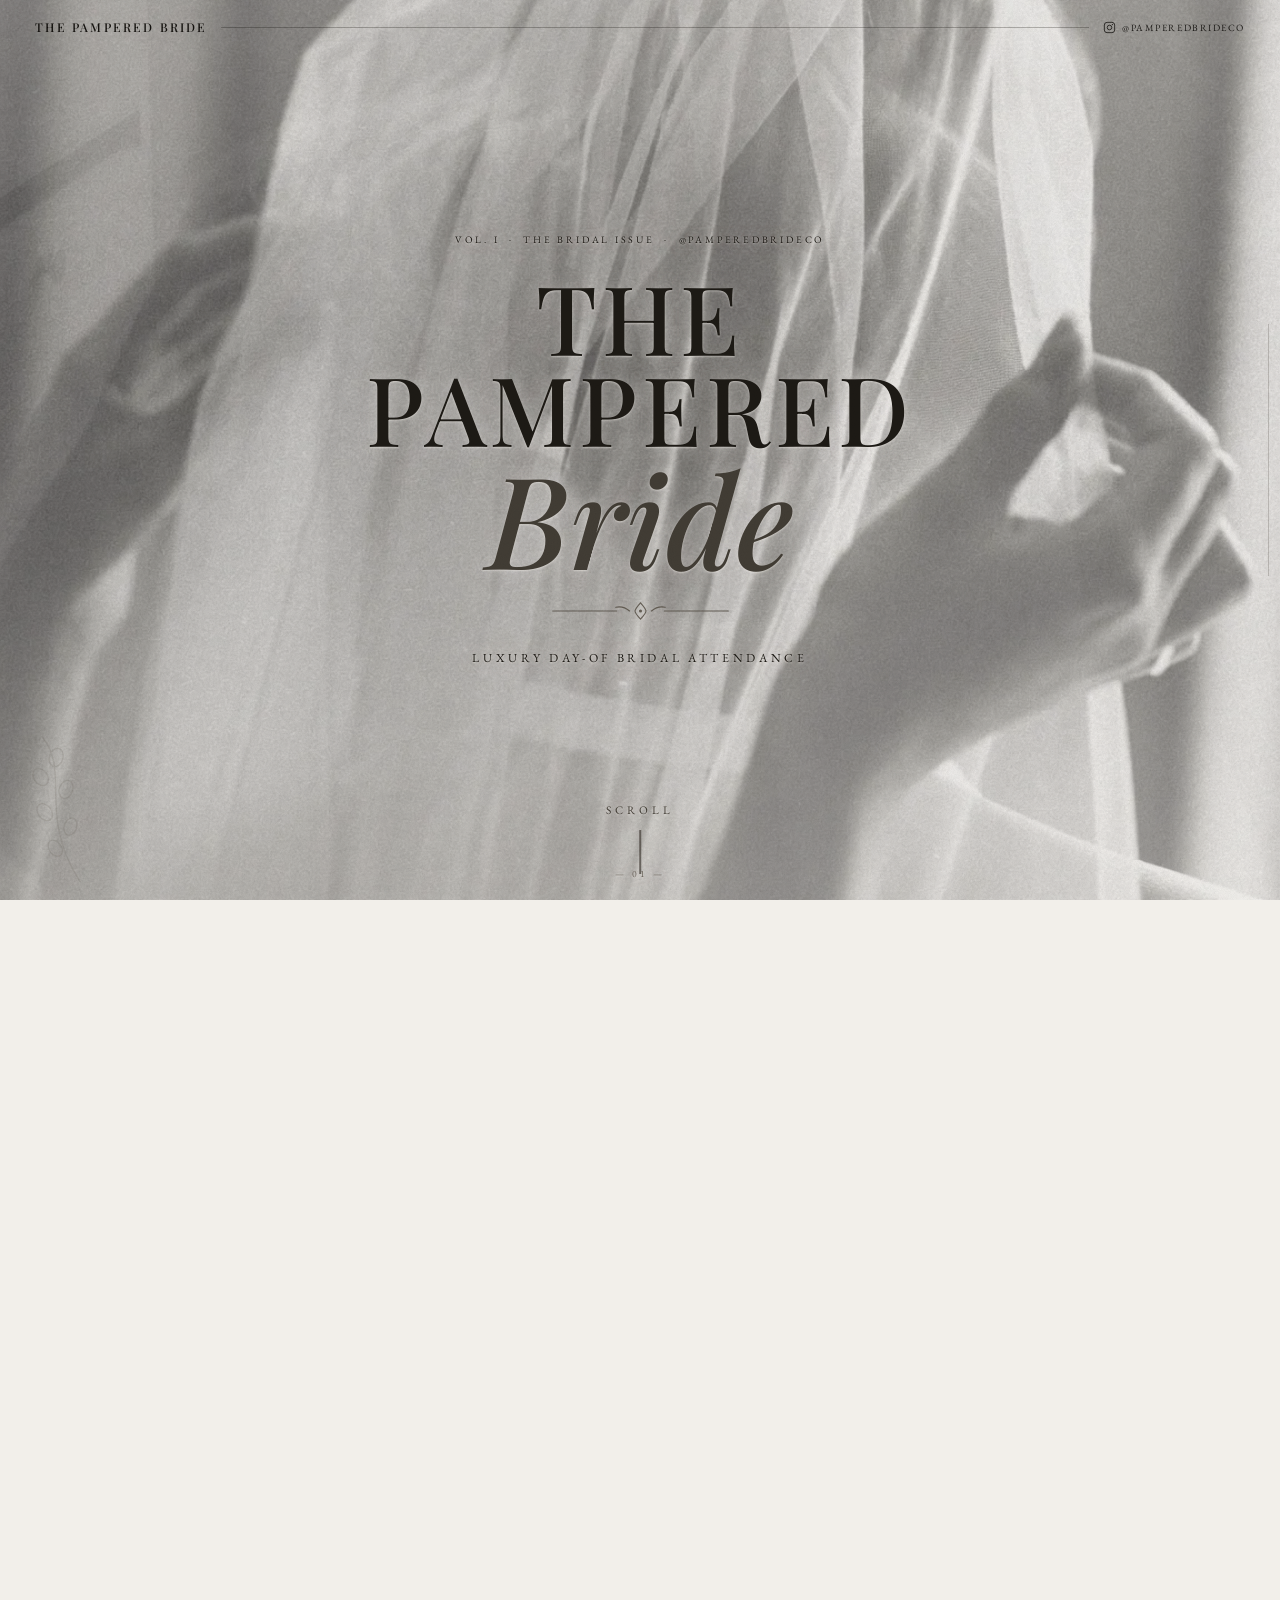
<file: index.html>
<!DOCTYPE html>
<html lang="en">
<head>
  <meta charset="UTF-8" />
  <meta name="viewport" content="width=device-width, initial-scale=1.0, viewport-fit=cover" />
  <meta name="theme-color" content="#eceae5" />
  <title>The Pampered Bride — Luxury Day-of Bridal Attendance</title>
  <meta name="description" content="The Pampered Bride — luxury day-of bridal attendance. A planner makes the wedding happen. We make certain the bride enjoys it." />
  <meta property="og:title" content="The Pampered Bride" />
  <meta property="og:description" content="Luxury day-of bridal attendance — the bride's whole day, scrubbed by scroll." />
  <meta property="og:type" content="website" />

  <link rel="preconnect" href="https://fonts.googleapis.com" />
  <link rel="preconnect" href="https://fonts.gstatic.com" crossorigin />
  <link href="https://fonts.googleapis.com/css2?family=Cormorant+Garamond:ital,wght@0,400;0,500;0,600;1,400&family=Playfair+Display:ital,wght@0,400;0,500;0,600;1,500&family=EB+Garamond:ital,wght@0,400;0,500;1,400&display=swap" rel="stylesheet" />
  <link rel="stylesheet" href="styles.css" />
</head>
<body>
  <!-- Elegant cream loading state until the film frames are ready -->
  <div class="loader" id="loader" aria-hidden="true">
    <div class="loader__inner">
      <p class="loader__issue">Vol. I &nbsp;·&nbsp; The Bridal Issue</p>
      <h1 class="loader__mast"><span>The Pampered</span><span class="loader__mast--em">Bride</span></h1>
      <div class="loader__bar"><span id="loaderFill"></span></div>
      <p class="loader__hint">Loading the film</p>
    </div>
  </div>

  <div class="grain" aria-hidden="true"></div>
  <div class="rail" aria-hidden="true"><span class="rail__fill" id="railFill"></span></div>

  <header class="topbar">
    <span class="topbar__name">The Pampered Bride</span>
    <span class="topbar__rule" aria-hidden="true"></span>
    <a class="topbar__ig" href="https://instagram.com/pamperedbrideco" target="_blank" rel="noopener" aria-label="Instagram @pamperedbrideco">
      <svg viewBox="0 0 24 24" width="13" height="13" aria-hidden="true"><rect x="2.5" y="2.5" width="19" height="19" rx="5" fill="none" stroke="currentColor" stroke-width="1.6"/><circle cx="12" cy="12" r="4.2" fill="none" stroke="currentColor" stroke-width="1.6"/><circle cx="17.4" cy="6.6" r="1.15" fill="currentColor"/></svg>
      <span>@pamperedbrideco</span>
    </a>
  </header>

  <!-- The film is the journey: fixed full-screen canvas + scrim + pinned text -->
  <div class="stage" id="stage">
    <canvas class="film" id="film"></canvas>
    <div class="scrim" id="scrim"></div>

    <div class="chapters" id="chapters">

      <!-- 01 · COVER -->
      <section class="chapter chapter--cover" data-range="0,0.14" id="ch-cover">
        <p class="issue">Vol. I &nbsp;·&nbsp; The Bridal Issue &nbsp;·&nbsp; @pamperedbrideco</p>
        <h2 class="masthead"><span class="masthead__line">The Pampered</span><span class="masthead__line masthead__line--em">Bride</span></h2>
        <div class="divider" aria-hidden="true"></div>
        <p class="cover__sub">Luxury Day-of Bridal Attendance</p>
        <span class="folio">— 01 —</span>
      </section>

      <!-- 02 · THE PHILOSOPHY -->
      <section class="chapter chapter--text" data-range="0.18,0.36" id="ch-philosophy">
        <p class="kicker">The Philosophy</p>
        <p class="lede dropcap">Every bride deserves to be wholly cared for. Not the vendors. Not the timeline. <em>Only her.</em></p>
        <span class="folio">— 02 —</span>
      </section>

      <!-- 03 · THE DIFFERENCE -->
      <section class="chapter chapter--text" data-range="0.40,0.58" id="ch-difference">
        <p class="kicker">The Difference</p>
        <blockquote class="pullquote">A planner makes the wedding happen. <em>We make certain the bride enjoys it.</em></blockquote>
        <span class="folio">— 03 —</span>
      </section>

      <!-- 04 · SERVICES -->
      <section class="chapter chapter--text" data-range="0.60,0.78" id="ch-services">
        <p class="kicker">Services</p>
        <ul class="svc">
          <li><span class="svc__n">01</span><span class="svc__t">Dress &amp; Bustle</span></li>
          <li><span class="svc__n">02</span><span class="svc__t">Emergency Kit &amp; Touch-ups</span></li>
          <li><span class="svc__n">03</span><span class="svc__t">Hydration, Meals &amp; Calm</span></li>
          <li><span class="svc__n">04</span><span class="svc__t">A Devoted Presence</span></li>
        </ul>
        <p class="svc__foot">First light to the last dance.</p>
        <span class="folio">— 04 —</span>
      </section>

      <!-- 05 · CLOSING SPREAD (fades up & stays over the held final frame) -->
      <section class="chapter chapter--closing" data-range="0.80,1" data-stay="1" id="ch-closing">
        <div class="closing__inner">
          <p class="kicker box" style="--i:0">The Collection</p>

          <div class="packages">
            <article class="pkg box" style="--i:1">
              <p class="pkg__name">Hourly Bridal Attendance</p>
              <p class="pkg__tag">Three-hour minimum</p>
              <div class="pkg__rule" aria-hidden="true"></div>
              <ul class="pkg__list">
                <li>Choose the hours you need</li>
                <li>Full service in every hour</li>
                <li>Emergency kit, repairs &amp; touch-ups</li>
                <li>Built around your timeline</li>
              </ul>
            </article>

            <article class="pkg box" style="--i:2">
              <p class="pkg__name">Half-Day Bridal Support</p>
              <p class="pkg__tag">Morning through photographs</p>
              <div class="pkg__rule" aria-hidden="true"></div>
              <ul class="pkg__list">
                <li>Getting-ready &amp; morning attendance</li>
                <li>Dress, veil &amp; bustle assistance</li>
                <li>Touch-ups through every photograph</li>
                <li>Emergency kit on hand throughout</li>
              </ul>
            </article>

            <article class="pkg pkg--signature box" style="--i:3">
              <span class="pkg__ribbon">Signature</span>
              <p class="pkg__name">All-Day Bridal Support</p>
              <p class="pkg__tag">First light to last dance</p>
              <div class="pkg__rule" aria-hidden="true"></div>
              <ul class="pkg__list">
                <li>Morning through the last dance</li>
                <li>Dressing, bustling &amp; wardrobe changes</li>
                <li>Snacks, hydration &amp; touch-ups</li>
                <li>A steady, calming presence all day</li>
              </ul>
            </article>
          </div>

          <div class="inquire box" style="--i:4">
            <p class="kicker">Inquire</p>
            <form class="capture" id="captureForm" action="https://api.web3forms.com/submit" method="POST" novalidate>
              <!-- Web3Forms: emails each inquiry to the address this access key
                   is registered to (should be bookings@thepamperedbrideco.com). -->
              <input type="hidden" name="access_key" value="29aaba6d-c57b-4bb4-864d-0d663953d798" />
              <input type="hidden" name="subject" value="New inquiry — The Pampered Bride" />
              <input type="hidden" name="from_name" value="The Pampered Bride website" />
              <input type="checkbox" name="botcheck" class="sr-only" tabindex="-1" autocomplete="off" aria-hidden="true" />
              <label class="sr-only" for="name">Name</label>
              <input class="capture__input" id="name" name="name" type="text" autocomplete="name" placeholder="Your name" required />
              <label class="sr-only" for="phone">Phone number</label>
              <input class="capture__input" id="phone" name="phone" type="tel" inputmode="tel" autocomplete="tel" placeholder="Your phone number" required />
              <label class="sr-only" for="email">Email address</label>
              <input class="capture__input" id="email" name="email" type="email" inputmode="email" autocomplete="email" placeholder="Your email" required />
              <button class="btn capture__btn" type="submit">Inquire</button>
              <p class="capture__note" id="captureNote" role="status" aria-live="polite"></p>
            </form>
            <a class="ig" href="https://instagram.com/pamperedbrideco" target="_blank" rel="noopener">
              <svg viewBox="0 0 24 24" width="15" height="15" aria-hidden="true"><rect x="2.5" y="2.5" width="19" height="19" rx="5" fill="none" stroke="currentColor" stroke-width="1.6"/><circle cx="12" cy="12" r="4.2" fill="none" stroke="currentColor" stroke-width="1.6"/><circle cx="17.4" cy="6.6" r="1.15" fill="currentColor"/></svg>
              <span>@pamperedbrideco</span>
            </a>
            <p class="signoff">The Pampered Bride</p>
          </div>
        </div>
      </section>

    </div><!-- /chapters -->

    <a class="scroll-cue" id="scrollCue" aria-hidden="true"><span class="scroll-cue__word">Scroll</span><span class="scroll-cue__line"></span></a>
  </div><!-- /stage -->

  <!-- Instagram logo link — fades into the corner once you reach the bottom -->
  <a class="ig-corner" id="igCorner" href="https://instagram.com/pamperedbrideco" target="_blank" rel="noopener" aria-label="Follow The Pampered Bride on Instagram">
    <svg viewBox="0 0 24 24" width="22" height="22" aria-hidden="true"><rect x="2.5" y="2.5" width="19" height="19" rx="5.4" fill="none" stroke="currentColor" stroke-width="1.7"/><circle cx="12" cy="12" r="4.3" fill="none" stroke="currentColor" stroke-width="1.7"/><circle cx="17.5" cy="6.5" r="1.25" fill="currentColor"/></svg>
  </a>

  <!-- Tall spacer creates the scroll range that drives the film -->
  <div class="spacer" id="spacer" aria-hidden="true"></div>

  <script src="assets.js"></script>
  <script src="script.js"></script>
</body>
</html>
</file>
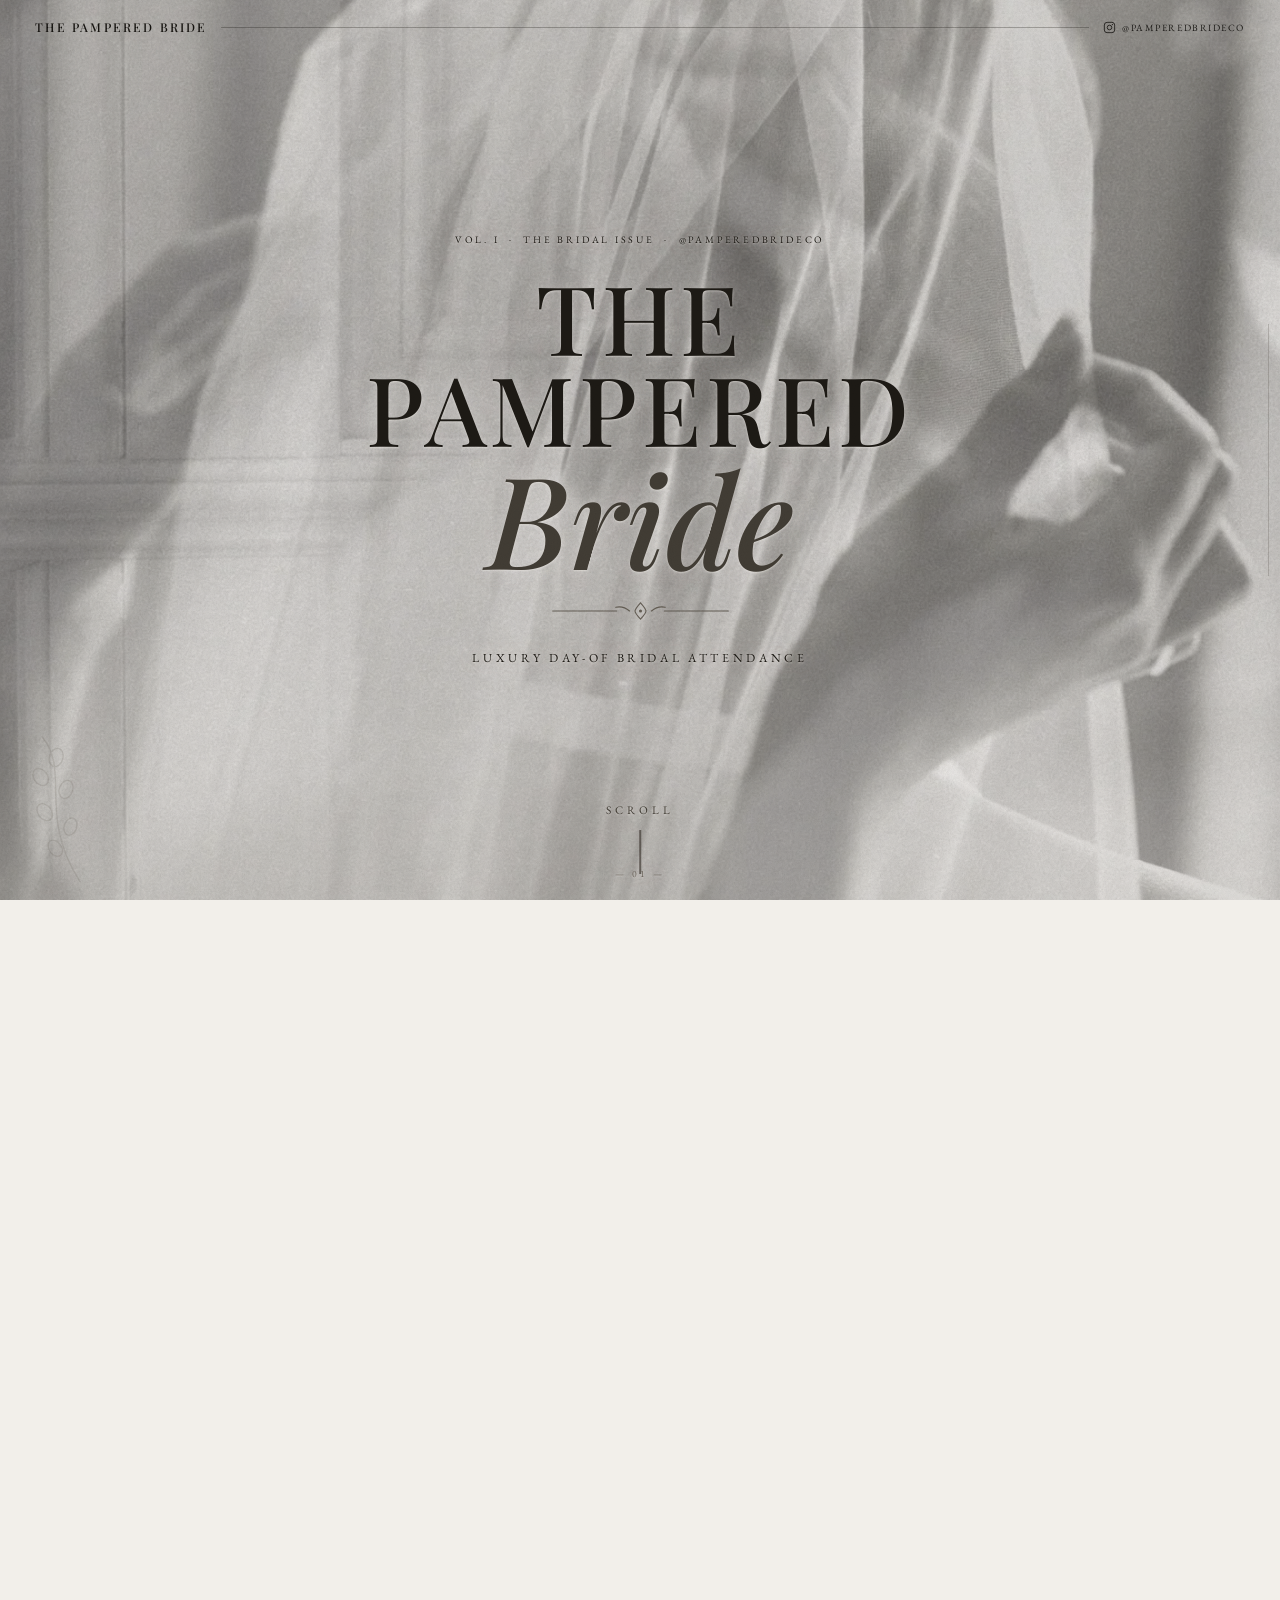
<file: index (2).html>
<!DOCTYPE html>
<html lang="en">
<head>
  <meta charset="UTF-8" />
  <meta name="viewport" content="width=device-width, initial-scale=1.0, viewport-fit=cover" />
  <meta name="theme-color" content="#eceae5" />
  <title>The Pampered Bride — Luxury Day-of Bridal Attendance</title>
  <meta name="description" content="The Pampered Bride — luxury day-of bridal attendance. A planner makes the wedding happen. We make certain the bride enjoys it." />
  <meta property="og:title" content="The Pampered Bride" />
  <meta property="og:description" content="Luxury day-of bridal attendance — the bride's whole day, scrubbed by scroll." />
  <meta property="og:type" content="website" />

  <link rel="preconnect" href="https://fonts.googleapis.com" />
  <link rel="preconnect" href="https://fonts.gstatic.com" crossorigin />
  <link href="https://fonts.googleapis.com/css2?family=Cormorant+Garamond:ital,wght@0,400;0,500;0,600;1,400&family=Playfair+Display:ital,wght@0,400;0,500;0,600;1,500&family=EB+Garamond:ital,wght@0,400;0,500;1,400&display=swap" rel="stylesheet" />
  <link rel="stylesheet" href="styles.css" />
</head>
<body>
  <!-- Elegant cream loading state until the film frames are ready -->
  <div class="loader" id="loader" aria-hidden="true">
    <div class="loader__inner">
      <p class="loader__issue">Vol. I &nbsp;·&nbsp; The Bridal Issue</p>
      <h1 class="loader__mast"><span>The Pampered</span><span class="loader__mast--em">Bride</span></h1>
      <div class="loader__bar"><span id="loaderFill"></span></div>
      <p class="loader__hint">Loading the film</p>
    </div>
  </div>

  <div class="grain" aria-hidden="true"></div>
  <div class="rail" aria-hidden="true"><span class="rail__fill" id="railFill"></span></div>

  <header class="topbar">
    <span class="topbar__name">The Pampered Bride</span>
    <span class="topbar__rule" aria-hidden="true"></span>
    <a class="topbar__ig" href="https://instagram.com/pamperedbrideco" target="_blank" rel="noopener" aria-label="Instagram @pamperedbrideco">
      <svg viewBox="0 0 24 24" width="13" height="13" aria-hidden="true"><rect x="2.5" y="2.5" width="19" height="19" rx="5" fill="none" stroke="currentColor" stroke-width="1.6"/><circle cx="12" cy="12" r="4.2" fill="none" stroke="currentColor" stroke-width="1.6"/><circle cx="17.4" cy="6.6" r="1.15" fill="currentColor"/></svg>
      <span>@pamperedbrideco</span>
    </a>
  </header>

  <!-- The film is the journey: fixed full-screen canvas + scrim + pinned text -->
  <div class="stage" id="stage">
    <canvas class="film" id="film"></canvas>
    <div class="scrim" id="scrim"></div>

    <div class="chapters" id="chapters">

      <!-- 01 · COVER -->
      <section class="chapter chapter--cover" data-range="0,0.14" id="ch-cover">
        <p class="issue">Vol. I &nbsp;·&nbsp; The Bridal Issue &nbsp;·&nbsp; @pamperedbrideco</p>
        <h2 class="masthead"><span class="masthead__line">The Pampered</span><span class="masthead__line masthead__line--em">Bride</span></h2>
        <div class="divider" aria-hidden="true"></div>
        <p class="cover__sub">Luxury Day-of Bridal Attendance</p>
        <span class="folio">— 01 —</span>
      </section>

      <!-- 02 · THE PHILOSOPHY -->
      <section class="chapter chapter--text" data-range="0.18,0.36" id="ch-philosophy">
        <p class="kicker">The Philosophy</p>
        <p class="lede dropcap">Every bride deserves to be wholly cared for. Not the vendors. Not the timeline. <em>Only her.</em></p>
        <span class="folio">— 02 —</span>
      </section>

      <!-- 03 · THE DIFFERENCE -->
      <section class="chapter chapter--text" data-range="0.40,0.58" id="ch-difference">
        <p class="kicker">The Difference</p>
        <blockquote class="pullquote">A planner makes the wedding happen. <em>We make certain the bride enjoys it.</em></blockquote>
        <span class="folio">— 03 —</span>
      </section>

      <!-- 04 · SERVICES -->
      <section class="chapter chapter--text" data-range="0.60,0.78" id="ch-services">
        <p class="kicker">Services</p>
        <ul class="svc">
          <li><span class="svc__n">01</span><span class="svc__t">Dress &amp; Bustle</span></li>
          <li><span class="svc__n">02</span><span class="svc__t">Emergency Kit &amp; Touch-ups</span></li>
          <li><span class="svc__n">03</span><span class="svc__t">Hydration, Meals &amp; Calm</span></li>
          <li><span class="svc__n">04</span><span class="svc__t">A Devoted Presence</span></li>
        </ul>
        <p class="svc__foot">First light to the last dance.</p>
        <span class="folio">— 04 —</span>
      </section>

      <!-- 05 · CLOSING SPREAD (fades up & stays over the held final frame) -->
      <section class="chapter chapter--closing" data-range="0.80,1" data-stay="1" id="ch-closing">
        <div class="closing__inner">
          <p class="kicker box" style="--i:0">The Collection</p>

          <div class="packages">
            <article class="pkg box" style="--i:1">
              <p class="pkg__name">Hourly Bridal Attendance</p>
              <p class="pkg__tag">Four-hour minimum</p>
              <div class="pkg__rule" aria-hidden="true"></div>
              <ul class="pkg__list">
                <li>Choose the hours you need</li>
                <li>Full service in every hour</li>
                <li>Emergency kit, repairs &amp; touch-ups</li>
                <li>Built around your timeline</li>
              </ul>
            </article>

            <article class="pkg box" style="--i:2">
              <p class="pkg__name">Half-Day Bridal Support</p>
              <p class="pkg__tag">Morning through photographs</p>
              <div class="pkg__rule" aria-hidden="true"></div>
              <ul class="pkg__list">
                <li>Getting-ready &amp; morning attendance</li>
                <li>Dress, veil &amp; bustle assistance</li>
                <li>Touch-ups through every photograph</li>
                <li>Emergency kit on hand throughout</li>
              </ul>
            </article>

            <article class="pkg pkg--signature box" style="--i:3">
              <span class="pkg__ribbon">Signature</span>
              <p class="pkg__name">All-Day Bridal Support</p>
              <p class="pkg__tag">First light to last dance</p>
              <div class="pkg__rule" aria-hidden="true"></div>
              <ul class="pkg__list">
                <li>Morning through the last dance</li>
                <li>Dressing, bustling &amp; wardrobe changes</li>
                <li>Snacks, hydration &amp; touch-ups</li>
                <li>A steady, calming presence all day</li>
              </ul>
            </article>
          </div>

          <div class="inquire box" style="--i:4">
            <p class="kicker">Inquire</p>
            <form class="capture" id="captureForm" action="https://api.web3forms.com/submit" method="POST" novalidate>
              <!-- Web3Forms: emails each inquiry to the address this access key
                   is registered to (should be bookings@thepamperedbrideco.com). -->
              <input type="hidden" name="access_key" value="29aaba6d-c57b-4bb4-864d-0d663953d798" />
              <input type="hidden" name="subject" value="New inquiry — The Pampered Bride" />
              <input type="hidden" name="from_name" value="The Pampered Bride website" />
              <input type="checkbox" name="botcheck" class="sr-only" tabindex="-1" autocomplete="off" aria-hidden="true" />
              <label class="sr-only" for="email">Email address</label>
              <input class="capture__input" id="email" name="email" type="email" inputmode="email" autocomplete="email" placeholder="Your email" required />
              <button class="btn capture__btn" type="submit">Inquire</button>
              <p class="capture__note" id="captureNote" role="status" aria-live="polite"></p>
            </form>
            <a class="ig" href="https://instagram.com/pamperedbrideco" target="_blank" rel="noopener">
              <svg viewBox="0 0 24 24" width="15" height="15" aria-hidden="true"><rect x="2.5" y="2.5" width="19" height="19" rx="5" fill="none" stroke="currentColor" stroke-width="1.6"/><circle cx="12" cy="12" r="4.2" fill="none" stroke="currentColor" stroke-width="1.6"/><circle cx="17.4" cy="6.6" r="1.15" fill="currentColor"/></svg>
              <span>@pamperedbrideco</span>
            </a>
            <p class="signoff">The Pampered Bride</p>
          </div>
        </div>
      </section>

    </div><!-- /chapters -->

    <a class="scroll-cue" id="scrollCue" aria-hidden="true"><span class="scroll-cue__word">Scroll</span><span class="scroll-cue__line"></span></a>
  </div><!-- /stage -->

  <!-- Instagram logo link — fades into the corner once you reach the bottom -->
  <a class="ig-corner" id="igCorner" href="https://instagram.com/pamperedbrideco" target="_blank" rel="noopener" aria-label="Follow The Pampered Bride on Instagram">
    <svg viewBox="0 0 24 24" width="22" height="22" aria-hidden="true"><rect x="2.5" y="2.5" width="19" height="19" rx="5.4" fill="none" stroke="currentColor" stroke-width="1.7"/><circle cx="12" cy="12" r="4.3" fill="none" stroke="currentColor" stroke-width="1.7"/><circle cx="17.5" cy="6.5" r="1.25" fill="currentColor"/></svg>
  </a>

  <!-- Tall spacer creates the scroll range that drives the film -->
  <div class="spacer" id="spacer" aria-hidden="true"></div>

  <script src="assets.js"></script>
  <script src="script.js"></script>
</body>
</html>
</file>
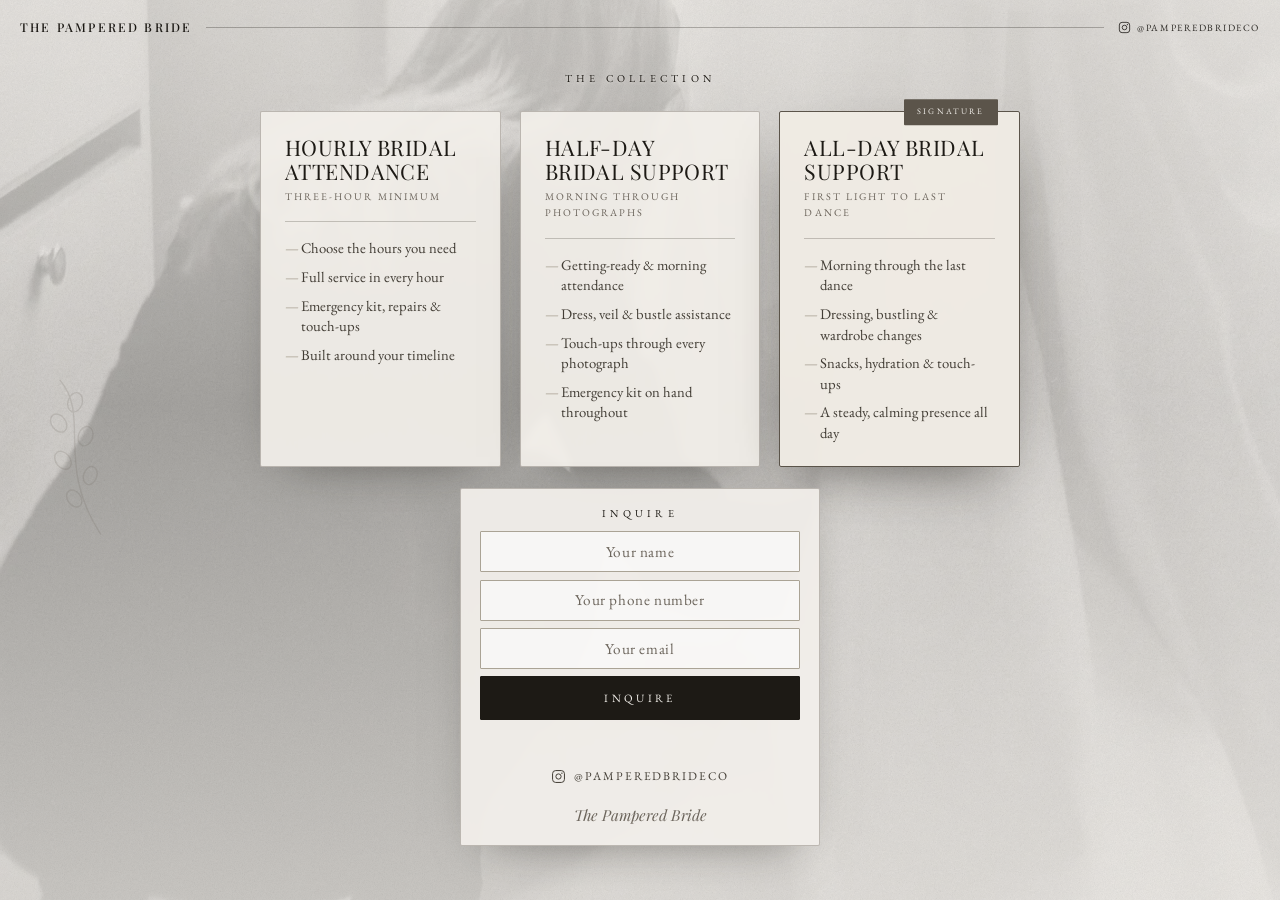
<file: offer.html>
<!DOCTYPE html>
<html lang="en">
<head>
  <meta charset="UTF-8" />
  <meta name="viewport" content="width=device-width, initial-scale=1.0, viewport-fit=cover" />
  <meta name="theme-color" content="#eceae5" />
  <title>The Pampered Bride — Book Your Bridal Attendant</title>
  <meta name="description" content="Luxury day-of bridal attendance. Choose your package and inquire — we care for the bride from first light to the last dance." />
  <meta name="robots" content="noindex" />
  <meta property="og:title" content="The Pampered Bride — Luxury Day-of Bridal Attendance" />
  <meta property="og:description" content="Choose your package and inquire. We make certain the bride enjoys her day." />
  <meta property="og:type" content="website" />

  <link rel="preconnect" href="https://fonts.googleapis.com" />
  <link rel="preconnect" href="https://fonts.gstatic.com" crossorigin />
  <link href="https://fonts.googleapis.com/css2?family=Playfair+Display:ital,wght@0,400;0,500;0,600;1,500&family=EB+Garamond:ital,wght@0,400;0,500;1,400&display=swap" rel="stylesheet" />

  <style>
    :root{
      --ivory:#f2efea; --cream:#e9e5df; --sand:#ddd8d0; --taupe:#aaa395;
      --greige:#6c655c; --umber:#423d35; --ink:#1d1a15; --gold:#5b544a;
      --scrim:242,239,234;
      --serif-display:'Playfair Display','Cormorant Garamond',Georgia,serif;
      --serif-body:'EB Garamond','Cormorant Garamond',Georgia,serif;
      --ease:cubic-bezier(0.22,0.61,0.36,1);
      --safe-t:env(safe-area-inset-top,0px); --safe-b:env(safe-area-inset-bottom,0px);
      --safe-l:env(safe-area-inset-left,0px); --safe-r:env(safe-area-inset-right,0px);
    }
    *,*::before,*::after{box-sizing:border-box;margin:0;padding:0}
    html{-webkit-text-size-adjust:100%}
    html,body{max-width:100%;overflow-x:hidden}
    body{
      font-family:var(--serif-body); color:var(--ink); line-height:1.6; font-size:17px;
      -webkit-font-smoothing:antialiased; text-rendering:optimizeLegibility;
      min-height:100svh; display:flex; flex-direction:column; justify-content:safe center;
      padding:calc(var(--safe-t) + 4.4rem) calc(var(--safe-r) + 1.3rem)
              calc(var(--safe-b) + 3.4rem) calc(var(--safe-l) + 1.3rem);
    }
    a{color:inherit;text-decoration:none}
    ul{list-style:none}
    em{font-style:italic}
    .sr-only{position:absolute;width:1px;height:1px;overflow:hidden;clip:rect(0 0 0 0);white-space:nowrap}

    /* ---- film still background (held frame), with cream gradient fallback ---- */
    .bg{position:fixed;inset:0;z-index:0;background:radial-gradient(120% 95% at 50% 35%,#efece6 0%,#cfcbc3 100%);
      background-size:cover;background-position:center;}
    .bg__img{position:absolute;inset:0;background-size:cover;background-position:center;opacity:0;transition:opacity 1s var(--ease)}
    .bg__img.is-loaded{opacity:1}
    .scrim{position:fixed;inset:0;z-index:1;pointer-events:none;
      background:linear-gradient(180deg,rgba(var(--scrim),0.80) 0%,rgba(var(--scrim),0.66) 45%,rgba(var(--scrim),0.82) 100%)}
    .grain{position:fixed;inset:0;z-index:2;pointer-events:none;opacity:0.4;mix-blend-mode:multiply;
      background-image:url("data:image/svg+xml,%3Csvg xmlns='http://www.w3.org/2000/svg' width='180' height='180'%3E%3Cfilter id='n'%3E%3CfeTurbulence type='fractalNoise' baseFrequency='0.9' numOctaves='2' stitchTiles='stitch'/%3E%3CfeColorMatrix type='saturate' values='0'/%3E%3C/filter%3E%3Crect width='100%25' height='100%25' filter='url(%23n)' opacity='0.4'/%3E%3C/svg%3E");}
    /* corner botanical */
    .botanical{position:fixed;z-index:2;bottom:calc(var(--safe-b) + 0.4rem);left:calc(var(--safe-l) + 0.3rem);
      width:66px;height:108px;opacity:0.2;pointer-events:none;transform:scaleX(-1) rotate(10deg);background:no-repeat center/contain;
      background-image:url("data:image/svg+xml,%3Csvg xmlns='http://www.w3.org/2000/svg' viewBox='0 0 100 160'%3E%3Cg fill='none' stroke='%236c655c' stroke-width='1.3' stroke-linecap='round'%3E%3Cpath d='M52 8 C 30 45 70 82 40 152'/%3E%3Cellipse cx='42' cy='30' rx='6.5' ry='9' transform='rotate(-28 42 30)'/%3E%3Cellipse cx='60' cy='46' rx='6.5' ry='9' transform='rotate(26 60 46)'/%3E%3Cellipse cx='38' cy='62' rx='6.5' ry='9' transform='rotate(-30 38 62)'/%3E%3Cellipse cx='62' cy='80' rx='6.5' ry='9' transform='rotate(28 62 80)'/%3E%3Cellipse cx='40' cy='98' rx='6' ry='8.5' transform='rotate(-30 40 98)'/%3E%3Cellipse cx='58' cy='116' rx='6' ry='8.5' transform='rotate(26 58 116)'/%3E%3C/g%3E%3C/svg%3E");}
    @media(min-width:768px){.botanical{width:110px;height:176px;opacity:0.18;bottom:calc(var(--safe-b)+1.1rem);left:calc(var(--safe-l)+1rem)}}

    /* running head */
    .topbar{position:fixed;top:0;left:0;right:0;z-index:30;display:flex;align-items:center;gap:0.85rem;
      padding:calc(var(--safe-t) + 0.8rem) calc(var(--safe-r) + 1.25rem) 0.8rem calc(var(--safe-l) + 1.25rem);
      color:var(--ink);mix-blend-mode:multiply;}
    .topbar__name{font-family:var(--serif-display);font-weight:500;font-size:0.76rem;letter-spacing:0.18em;text-transform:uppercase;white-space:nowrap}
    .topbar__rule{flex:1;height:1px;background:currentColor;opacity:0.28}
    .topbar__ig{display:inline-flex;align-items:center;gap:0.4rem;font-size:0.6rem;letter-spacing:0.16em;text-transform:uppercase;opacity:0.9;min-height:30px}
    @media(max-width:460px){.topbar__ig span{display:none}}

    .wrap{position:relative;z-index:3;max-width:1040px;margin:0 auto;text-align:center;width:100%}

    .kicker{font-family:var(--serif-body);text-transform:uppercase;letter-spacing:0.4em;font-size:0.66rem;color:var(--ink);margin:0 0 1.5rem;
      text-shadow:0 1px 2px rgba(245,242,237,0.55)}
    .kicker--inq{margin-top:2.2rem}

    /* packages */
    .packages{display:grid;grid-template-columns:1fr;gap:1rem;max-width:760px;margin:0 auto;text-align:left}
    .pkg{position:relative;background:rgba(242,239,234,0.92);border:1px solid rgba(108,101,92,0.4);border-radius:2px;
      padding:1.5rem 1.5rem 1.4rem;box-shadow:0 18px 48px -28px rgba(29,26,21,0.6);-webkit-backdrop-filter:blur(3px);backdrop-filter:blur(3px)}
    .pkg--signature{background:rgba(240,236,228,0.96);border-color:var(--gold);box-shadow:0 22px 58px -26px rgba(29,26,21,0.72)}
    .pkg__ribbon{position:absolute;top:0;right:1.3rem;transform:translateY(-50%);background:var(--gold);color:var(--ivory);
      font-size:0.52rem;letter-spacing:0.26em;text-transform:uppercase;padding:0.38rem 0.85rem;border-radius:1px}
    .pkg__name{font-family:var(--serif-display);font-size:1.34rem;color:var(--ink);letter-spacing:0.02em;text-transform:uppercase;line-height:1.1}
    .pkg__tag{font-size:0.64rem;letter-spacing:0.2em;text-transform:uppercase;color:var(--greige);margin-top:0.35rem}
    .pkg__rule{height:1px;background:rgba(108,101,92,0.35);margin:1rem 0}
    .pkg__list{display:flex;flex-direction:column;gap:0.5rem}
    .pkg__list li{font-size:0.92rem;line-height:1.4;color:var(--umber);padding-left:1rem;position:relative}
    .pkg__list li::before{content:"\2014";position:absolute;left:0;color:var(--taupe)}

    /* inquire */
    .inquire{max-width:360px;margin:1.3rem auto 0;background:rgba(242,239,234,0.94);border:1px solid rgba(108,101,92,0.4);border-radius:2px;
      padding:1rem 1.2rem 1.1rem;box-shadow:0 18px 48px -28px rgba(29,26,21,0.6);text-align:center;-webkit-backdrop-filter:blur(3px);backdrop-filter:blur(3px)}
    .inquire .kicker{margin:0 0 0.6rem}
    .capture{display:flex;flex-direction:column;gap:0.45rem;margin:0.2rem 0 0.6rem}
    .capture__input{font-family:var(--serif-body);font-size:0.95rem;color:var(--ink);background:rgba(255,255,255,0.6);border:1px solid var(--taupe);border-radius:1px;
      padding:0.6rem 0.9rem;min-height:40px;text-align:center;letter-spacing:0.04em;-webkit-appearance:none;appearance:none;transition:border-color 0.4s,background 0.4s}
    .capture__input::placeholder{color:var(--greige)}
    .capture__input:focus{outline:none;border-color:var(--gold);background:rgba(255,255,255,0.85)}
    .capture__note{font-family:var(--serif-display);font-style:italic;font-size:0.86rem;color:var(--gold);min-height:1em;margin-top:0.1rem}
    .btn{display:inline-block;width:100%;font-family:var(--serif-body);text-transform:uppercase;letter-spacing:0.3em;font-size:0.7rem;
      color:var(--ivory);background:var(--ink);padding:0.85rem 2.4rem;min-height:44px;border:1px solid var(--ink);border-radius:1px;cursor:pointer;
      transition:background 0.5s var(--ease),transform 0.5s var(--ease);-webkit-tap-highlight-color:transparent}
    .btn:hover,.btn:focus-visible{background:#000;transform:translateY(-1px)}
    .ig{display:inline-flex;align-items:center;gap:0.5rem;margin-top:0.4rem;font-size:0.74rem;letter-spacing:0.16em;text-transform:uppercase;color:var(--umber);padding:0.3rem 0.5rem;min-height:36px;border-bottom:1px solid transparent;transition:border-color 0.4s}
    .ig:hover,.ig:focus-visible{border-color:var(--gold)}
    .signoff{font-family:var(--serif-display);font-style:italic;font-size:0.95rem;color:var(--greige);margin-top:0.5rem}

    @media(min-width:768px){
      body{font-size:18px}
      .packages{grid-template-columns:1fr 1fr 1fr;gap:1.2rem;align-items:stretch}
      .pkg{display:flex;flex-direction:column}
      .pkg__list{flex:1}
    }
  </style>
</head>
<body>
  <div class="bg" id="bg"><div class="bg__img" id="bgImg"></div></div>
  <div class="scrim" aria-hidden="true"></div>
  <div class="grain" aria-hidden="true"></div>
  <span class="botanical" aria-hidden="true"></span>

  <header class="topbar">
    <span class="topbar__name">The Pampered Bride</span>
    <span class="topbar__rule" aria-hidden="true"></span>
    <a class="topbar__ig" href="https://instagram.com/pamperedbrideco" target="_blank" rel="noopener" aria-label="Instagram @pamperedbrideco">
      <svg viewBox="0 0 24 24" width="13" height="13" aria-hidden="true"><rect x="2.5" y="2.5" width="19" height="19" rx="5" fill="none" stroke="currentColor" stroke-width="1.6"/><circle cx="12" cy="12" r="4.2" fill="none" stroke="currentColor" stroke-width="1.6"/><circle cx="17.4" cy="6.6" r="1.15" fill="currentColor"/></svg>
      <span>@pamperedbrideco</span>
    </a>
  </header>

  <main class="wrap">
    <p class="kicker">The Collection</p>

    <div class="packages">
      <article class="pkg">
        <p class="pkg__name">Hourly Bridal Attendance</p>
        <p class="pkg__tag">Three-hour minimum</p>
        <div class="pkg__rule" aria-hidden="true"></div>
        <ul class="pkg__list">
          <li>Choose the hours you need</li>
          <li>Full service in every hour</li>
          <li>Emergency kit, repairs &amp; touch-ups</li>
          <li>Built around your timeline</li>
        </ul>
      </article>

      <article class="pkg">
        <p class="pkg__name">Half-Day Bridal Support</p>
        <p class="pkg__tag">Morning through photographs</p>
        <div class="pkg__rule" aria-hidden="true"></div>
        <ul class="pkg__list">
          <li>Getting-ready &amp; morning attendance</li>
          <li>Dress, veil &amp; bustle assistance</li>
          <li>Touch-ups through every photograph</li>
          <li>Emergency kit on hand throughout</li>
        </ul>
      </article>

      <article class="pkg pkg--signature">
        <span class="pkg__ribbon">Signature</span>
        <p class="pkg__name">All-Day Bridal Support</p>
        <p class="pkg__tag">First light to last dance</p>
        <div class="pkg__rule" aria-hidden="true"></div>
        <ul class="pkg__list">
          <li>Morning through the last dance</li>
          <li>Dressing, bustling &amp; wardrobe changes</li>
          <li>Snacks, hydration &amp; touch-ups</li>
          <li>A steady, calming presence all day</li>
        </ul>
      </article>
    </div>

    <div class="inquire">
      <p class="kicker kicker--inq">Inquire</p>
      <form class="capture" id="captureForm" action="https://api.web3forms.com/submit" method="POST" novalidate>
        <input type="hidden" name="access_key" value="29aaba6d-c57b-4bb4-864d-0d663953d798" />
        <input type="hidden" name="subject" value="New inquiry — The Pampered Bride (Ad)" />
        <input type="hidden" name="from_name" value="The Pampered Bride — Ad Landing" />
        <input type="checkbox" name="botcheck" class="sr-only" tabindex="-1" autocomplete="off" aria-hidden="true" />
        <label class="sr-only" for="name">Name</label>
        <input class="capture__input" id="name" name="name" type="text" autocomplete="name" placeholder="Your name" required />
        <label class="sr-only" for="phone">Phone number</label>
        <input class="capture__input" id="phone" name="phone" type="tel" inputmode="tel" autocomplete="tel" placeholder="Your phone number" required />
        <label class="sr-only" for="email">Email address</label>
        <input class="capture__input" id="email" name="email" type="email" inputmode="email" autocomplete="email" placeholder="Your email" required />
        <button class="btn" type="submit">Inquire</button>
        <p class="capture__note" id="captureNote" role="status" aria-live="polite"></p>
      </form>
      <a class="ig" href="https://instagram.com/pamperedbrideco" target="_blank" rel="noopener">
        <svg viewBox="0 0 24 24" width="15" height="15" aria-hidden="true"><rect x="2.5" y="2.5" width="19" height="19" rx="5" fill="none" stroke="currentColor" stroke-width="1.6"/><circle cx="12" cy="12" r="4.2" fill="none" stroke="currentColor" stroke-width="1.6"/><circle cx="17.4" cy="6.6" r="1.15" fill="currentColor"/></svg>
        <span>@pamperedbrideco</span>
      </a>
      <p class="signoff">The Pampered Bride</p>
    </div>
  </main>

  <script>
    (function(){
      /* held film still — local copy first, Higgsfield CDN as fallback */
      var NAME = "hf_20260904_012100_f3f1378c-2bd9-4c34-ac08-5e5e2fb85580_min.webp";
      var LOCAL = "assets/frames/" + NAME;
      var REMOTE = "https://d8j0ntlcm91z4.cloudfront.net/user_3IqF4YUzP7IHxQ5euyzWbqkBwsD/" + NAME;
      var bg = document.getElementById('bgImg');
      (function load(srcs){
        if(!srcs.length) return;
        var img = new Image();
        img.onload = function(){ bg.style.backgroundImage = "url('" + srcs[0] + "')"; bg.classList.add('is-loaded'); };
        img.onerror = function(){ load(srcs.slice(1)); };
        img.src = srcs[0];
      })([LOCAL, REMOTE]);

      /* inquiry → bookings@thepamperedbrideco.com via Web3Forms */
      var form=document.getElementById('captureForm');
      var nameEl=document.getElementById('name');
      var phoneEl=document.getElementById('phone');
      var input=document.getElementById('email');
      var note=document.getElementById('captureNote');
      var btn=form.querySelector('button[type="submit"]');
      function warn(m,el){note.style.color='var(--greige)';note.textContent=m;if(el)el.focus();}
      form.addEventListener('submit',function(e){
        e.preventDefault();
        var nameV=(nameEl.value||'').trim();
        var phoneV=(phoneEl.value||'').trim();
        var val=(input.value||'').trim();
        if(!nameV){warn('Kindly enter your name.',nameEl);return;}
        if(phoneV.replace(/\D/g,'').length<7){warn('Kindly enter a valid phone number.',phoneEl);return;}
        if(!/^[^\s@]+@[^\s@]+\.[^\s@]+$/.test(val)){warn('Kindly enter a valid email address.',input);return;}
        note.style.color='var(--greige)'; note.textContent='Sending…'; btn.disabled=true;
        fetch(form.action,{method:'POST',headers:{'Accept':'application/json'},body:new FormData(form)})
          .then(function(r){return r.json().then(function(d){return {ok:r.ok,data:d};});})
          .then(function(res){
            if(res.ok&&res.data&&res.data.success){
              note.style.color='var(--gold)'; note.textContent='Thank you — we will be in touch, beautifully soon.';
              form.reset(); input.blur();
            }else{
              note.style.color='var(--greige)';
              note.textContent=(res.data&&res.data.message)?('Error: '+res.data.message):'Something went wrong — please email bookings@thepamperedbrideco.com.';
            }
          })
          .catch(function(){ note.style.color='var(--greige)'; note.textContent='Something went wrong — please email bookings@thepamperedbrideco.com.'; })
          .then(function(){ btn.disabled=false; });
      });
    })();
  </script>
</body>
</html>
</file>
<file: styles.css>
/* =========================================================================
   THE PAMPERED BRIDE — scroll-scrubbed film site (black-and-white editorial)
   The page barely moves; scrolling scrubs a preloaded frame sequence on a
   <canvas>. Mobile-first, iOS Safari is the hero target.
   Customize: palette tokens in :root; copy in index.html; film frames in
   assets.js. See README.
   ========================================================================= */

:root {
  /* warm black-and-white monochrome — deepened for legibility over the film */
  --ivory:  #f2efea;
  --cream:  #e9e5df;
  --sand:   #ddd8d0;
  --taupe:  #aaa395;     /* hairlines */
  --greige: #6c655c;     /* labels / kickers — dark enough to stand out */
  --umber:  #423d35;     /* secondary text */
  --ink:    #1d1a15;     /* headlines — deep near-charcoal (never pure black) */
  --gold:   #5b544a;     /* dark pewter accent */
  --scrim:  242, 239, 234;

  --serif-display: 'Playfair Display', 'Cormorant Garamond', Georgia, serif;
  --serif-body:    'EB Garamond', 'Cormorant Garamond', Georgia, serif;
  --ease: cubic-bezier(0.22, 0.61, 0.36, 1);

  --safe-t: env(safe-area-inset-top, 0px);
  --safe-b: env(safe-area-inset-bottom, 0px);
  --safe-l: env(safe-area-inset-left, 0px);
  --safe-r: env(safe-area-inset-right, 0px);
}

*, *::before, *::after { box-sizing: border-box; margin: 0; padding: 0; }
html { -webkit-text-size-adjust: 100%; }
html, body { max-width: 100%; overflow-x: hidden; }
body {
  font-family: var(--serif-body); color: var(--ink); background: var(--ivory);
  line-height: 1.6; font-size: 17px;
  -webkit-font-smoothing: antialiased; text-rendering: optimizeLegibility;
}
a { color: inherit; text-decoration: none; }
ul { list-style: none; }
em { font-style: italic; }
.sr-only { position: absolute; width: 1px; height: 1px; overflow: hidden; clip: rect(0 0 0 0); white-space: nowrap; }

/* ----------------------------------------------------------------- loader */
.loader {
  position: fixed; inset: 0; z-index: 100; background: var(--ivory);
  display: flex; align-items: center; justify-content: center; text-align: center;
  transition: opacity 1s var(--ease); padding: 2rem;
}
.loader.is-done { opacity: 0; pointer-events: none; }
.loader__issue { font-size: 0.62rem; letter-spacing: 0.34em; text-transform: uppercase; color: var(--greige); margin-bottom: 1.4rem; }
.loader__mast { font-family: var(--serif-display); font-weight: 500; line-height: 0.95; color: var(--ink); animation: fadeup 1.4s var(--ease) both; }
.loader__mast span { display: block; }
.loader__mast span:first-child { font-size: clamp(1.8rem, 8vw, 3rem); letter-spacing: 0.06em; text-transform: uppercase; }
.loader__mast--em { font-style: italic; font-size: clamp(2.6rem, 12vw, 4.4rem); color: var(--umber); }
.loader__bar { width: min(220px, 60vw); height: 1px; background: rgba(108,101,92,0.3); margin: 1.8rem auto 0.9rem; overflow: hidden; }
.loader__bar span { display: block; height: 100%; width: 0%; background: var(--gold); transition: width 0.35s var(--ease); }
.loader__hint { font-size: 0.56rem; letter-spacing: 0.3em; text-transform: uppercase; color: var(--greige); }
@keyframes fadeup { from { opacity: 0; transform: translateY(14px); } to { opacity: 1; transform: none; } }

/* ----------------------------------------------------------- paper grain */
.grain {
  position: fixed; inset: 0; z-index: 40; pointer-events: none;
  opacity: 0.45; mix-blend-mode: multiply;
  background-image: url("data:image/svg+xml,%3Csvg xmlns='http://www.w3.org/2000/svg' width='180' height='180'%3E%3Cfilter id='n'%3E%3CfeTurbulence type='fractalNoise' baseFrequency='0.9' numOctaves='2' stitchTiles='stitch'/%3E%3CfeColorMatrix type='saturate' values='0'/%3E%3C/filter%3E%3Crect width='100%25' height='100%25' filter='url(%23n)' opacity='0.4'/%3E%3C/svg%3E");
}

/* ----------------------------------------------------------- running head */
.topbar {
  position: fixed; top: 0; left: 0; right: 0; z-index: 30;
  display: flex; align-items: center; gap: 0.85rem;
  padding: calc(var(--safe-t) + 0.8rem) calc(var(--safe-r) + 1.25rem) 0.8rem calc(var(--safe-l) + 1.25rem);
  color: var(--ink); mix-blend-mode: multiply; pointer-events: none;
}
.topbar__name { font-family: var(--serif-display); font-weight: 500; font-size: 0.76rem; letter-spacing: 0.18em; text-transform: uppercase; white-space: nowrap; }
.topbar__rule { flex: 1; height: 1px; background: currentColor; opacity: 0.28; }
.topbar__ig { pointer-events: auto; display: inline-flex; align-items: center; gap: 0.4rem; font-size: 0.6rem; letter-spacing: 0.16em; text-transform: uppercase; opacity: 0.9; min-height: 30px; }
.topbar__ig:hover, .topbar__ig:focus-visible { opacity: 1; }
@media (max-width: 460px) { .topbar__ig span { display: none; } }

/* -------------------------------------------------- corner Instagram icon */
/* fades into the corner once you reach the bottom of the page */
.ig-corner {
  position: fixed; z-index: 45;
  right: calc(var(--safe-r) + 1rem); bottom: calc(var(--safe-b) + 1rem);
  width: 48px; height: 48px; display: flex; align-items: center; justify-content: center;
  color: var(--ink); background: rgba(242,239,234,0.85);
  border: 1px solid rgba(108,101,92,0.45); border-radius: 50%;
  box-shadow: 0 10px 26px -12px rgba(29,26,21,0.55);
  -webkit-backdrop-filter: blur(4px); backdrop-filter: blur(4px);
  opacity: 0; transform: translateY(10px) scale(0.9); pointer-events: none;
  transition: opacity 0.7s var(--ease), transform 0.7s var(--ease), background 0.4s, color 0.4s;
}
.ig-corner.is-shown { opacity: 1; transform: none; pointer-events: auto; }
.ig-corner:hover, .ig-corner:focus-visible { background: var(--ink); color: var(--ivory); }

/* ----------------------------------------------------------------- rail */
.rail { position: fixed; z-index: 30; right: calc(var(--safe-r) + 0.7rem); top: 50%; transform: translateY(-50%); width: 1px; height: 28vh; background: rgba(108,101,92,0.3); }
.rail__fill { position: absolute; top: 0; left: 0; width: 100%; height: 0%; background: var(--gold); }

/* --------------------------------------------------------------- stage */
.stage { position: fixed; inset: 0; z-index: 1; overflow: hidden; }
.film {
  position: absolute; inset: 0; width: 100%; height: 100%; display: block;
  background: radial-gradient(120% 95% at 50% 35%, #efece6 0%, #cfcbc3 100%);
}
.scrim { position: absolute; inset: 0; pointer-events: none;
  background: linear-gradient(180deg, rgba(var(--scrim),0.42) 0%, rgba(var(--scrim),0.30) 40%, rgba(var(--scrim),0.50) 100%);
}

/* spacer drives the scroll length (also set in JS) */
.spacer { height: 600svh; height: 600dvh; }

/* --------------------------------------------------------- chapters */
.chapters { position: absolute; inset: 0; z-index: 2; pointer-events: none; }
.chapter {
  position: absolute; inset: 0; display: flex; flex-direction: column;
  align-items: center; justify-content: safe center; text-align: center;
  padding: calc(var(--safe-t) + 4.6rem) calc(var(--safe-r) + 1.6rem) calc(var(--safe-b) + 4.6rem) calc(var(--safe-l) + 1.6rem);
  opacity: 0; will-change: opacity, transform;
}
.chapter > * { max-width: 680px; }
/* soft pearl halo lifts dark text off darker areas of the film (legibility) */
.chapter { text-shadow: 0 1px 2px rgba(245,242,237,0.55), 0 0 16px rgba(245,242,237,0.35); }
.pkg, .pkg *, .inquire, .inquire * { text-shadow: none; }

/* delicate corner botanical on every chapter */
.chapter::after {
  content: ""; position: absolute; bottom: calc(var(--safe-b) + 0.4rem); left: calc(var(--safe-l) + 0.3rem);
  width: 64px; height: 104px; opacity: 0.18; pointer-events: none; transform: scaleX(-1) rotate(10deg);
  background: no-repeat center / contain;
  background-image: url("data:image/svg+xml,%3Csvg xmlns='http://www.w3.org/2000/svg' viewBox='0 0 100 160'%3E%3Cg fill='none' stroke='%236c655c' stroke-width='1.3' stroke-linecap='round'%3E%3Cpath d='M52 8 C 30 45 70 82 40 152'/%3E%3Cellipse cx='42' cy='30' rx='6.5' ry='9' transform='rotate(-28 42 30)'/%3E%3Cellipse cx='60' cy='46' rx='6.5' ry='9' transform='rotate(26 60 46)'/%3E%3Cellipse cx='38' cy='62' rx='6.5' ry='9' transform='rotate(-30 38 62)'/%3E%3Cellipse cx='62' cy='80' rx='6.5' ry='9' transform='rotate(28 62 80)'/%3E%3Cellipse cx='40' cy='98' rx='6' ry='8.5' transform='rotate(-30 40 98)'/%3E%3Cellipse cx='58' cy='116' rx='6' ry='8.5' transform='rotate(26 58 116)'/%3E%3C/g%3E%3C/svg%3E");
}

/* magazine furniture */
.kicker { font-family: var(--serif-body); text-transform: uppercase; letter-spacing: 0.4em; font-size: 0.66rem; color: var(--greige); margin-bottom: 1.3rem; }
/* darker section labels so they pop (The Philosophy, The Difference, Services, The Collection) */
.chapter--text .kicker, .closing__inner > .kicker { color: var(--ink); }
.issue { font-family: var(--serif-body); text-transform: uppercase; letter-spacing: 0.28em; font-size: 0.62rem; color: var(--ink); margin-bottom: 1.5rem; }
.folio { position: absolute; left: 50%; transform: translateX(-50%); bottom: calc(var(--safe-b) + 1.15rem); font-size: 0.6rem; letter-spacing: 0.3em; color: var(--greige); }

.divider { width: 200px; height: 22px; margin: 1.4rem auto; opacity: 0.9; background: no-repeat center / contain;
  background-image: url("data:image/svg+xml,%3Csvg xmlns='http://www.w3.org/2000/svg' viewBox='0 0 200 24'%3E%3Cg fill='none' stroke='%235b544a' stroke-width='1.2' stroke-linecap='round'%3E%3Cpath d='M4 12 H74'/%3E%3Cpath d='M126 12 H196'/%3E%3Cpath d='M100 3 C 92 12 92 12 100 21 C 108 12 108 12 100 3 Z'/%3E%3Cpath d='M88 12 q -7 -6 -15 -4'/%3E%3Cpath d='M112 12 q 7 -6 15 -4'/%3E%3C/g%3E%3Ccircle cx='100' cy='12' r='1.7' fill='%235b544a'/%3E%3C/svg%3E"); }

.masthead { font-family: var(--serif-display); font-weight: 500; line-height: 0.94; color: var(--ink); }
.masthead__line { display: block; }
.masthead__line:first-child { font-size: clamp(2.1rem, 10.5vw, 6rem); letter-spacing: 0.05em; text-transform: uppercase; }
.masthead__line--em { font-style: italic; font-size: clamp(3.2rem, 15vw, 8rem); color: var(--umber); margin-top: 0.04em; }
.cover__sub { font-family: var(--serif-body); text-transform: uppercase; letter-spacing: 0.3em; font-size: 0.76rem; color: var(--ink); margin-top: 0.3rem; }

.lede { font-family: var(--serif-display); font-size: clamp(1.5rem, 5.2vw, 2.5rem); line-height: 1.36; color: var(--ink); max-width: 20ch; margin: 0 auto; }
.lede em { color: var(--gold); }
.dropcap::first-letter { float: left; font-family: var(--serif-display); font-weight: 500; font-size: 3em; line-height: 0.72; padding: 0.05em 0.12em 0 0; color: var(--umber); }

.pullquote { font-family: var(--serif-display); font-style: italic; font-size: clamp(1.6rem, 5.6vw, 2.8rem); line-height: 1.3; color: var(--ink); max-width: 18ch; margin: 0 auto; padding: 1.4rem 0; border-top: 1px solid rgba(108,101,92,0.45); border-bottom: 1px solid rgba(108,101,92,0.45); }
.pullquote em { color: var(--gold); }

.svc { max-width: 460px; margin: 0.4rem auto 0; width: 100%; }
.svc li { display: flex; align-items: baseline; gap: 1rem; padding: 0.8rem 0.2rem; border-bottom: 1px solid rgba(108,101,92,0.28); text-align: left; }
.svc li:first-child { border-top: 1px solid rgba(108,101,92,0.28); }
.svc__n { font-family: var(--serif-display); font-style: italic; font-size: 0.95rem; color: var(--gold); min-width: 1.8em; }
.svc__t { font-family: var(--serif-display); font-size: clamp(1.1rem, 4vw, 1.5rem); color: var(--ink); }
.svc__foot { font-family: var(--serif-display); font-style: italic; font-size: 1.05rem; color: var(--ink); margin-top: 1.3rem; }

/* --------------------------------------------------------- closing spread */
/* closing spread can be taller than the screen → let it scroll internally,
   top-aligned when it overflows so the top card is never clipped on mobile */
.chapter--closing { justify-content: safe center; pointer-events: none; overflow-y: auto; -webkit-overflow-scrolling: touch; padding-bottom: calc(var(--safe-b) + 4.4rem); }
.closing__inner { width: 100%; max-width: 880px; margin: 0 auto; }
.chapter--closing .kicker { margin-bottom: 1.1rem; }

/* the three package cards — unchanged (the "top" boxes) */
.packages { display: grid; grid-template-columns: 1fr; gap: 1rem; margin: 0 auto 0.8rem; max-width: 1040px; text-align: left; }
.pkg { position: relative; background: rgba(242,239,234,0.9); border: 1px solid rgba(108,101,92,0.4); border-radius: 2px; padding: 1.5rem 1.5rem 1.4rem; box-shadow: 0 18px 50px -30px rgba(29,26,21,0.65); -webkit-backdrop-filter: blur(4px); backdrop-filter: blur(4px); }
.pkg--signature { background: rgba(237,232,223,0.94); border-color: var(--gold); box-shadow: 0 22px 60px -28px rgba(29,26,21,0.75); }
.pkg__ribbon { position: absolute; top: 0; right: 1.3rem; transform: translateY(-50%); background: var(--gold); color: var(--ivory); font-size: 0.52rem; letter-spacing: 0.26em; text-transform: uppercase; padding: 0.38rem 0.85rem; border-radius: 1px; }
.pkg__name { font-family: var(--serif-display); font-size: 1.34rem; color: var(--ink); letter-spacing: 0.02em; text-transform: uppercase; line-height: 1.1; }
.pkg__tag { font-size: 0.64rem; letter-spacing: 0.2em; text-transform: uppercase; color: var(--greige); margin-top: 0.35rem; }
.pkg__rule { height: 1px; background: rgba(108,101,92,0.35); margin: 1rem 0; }
.pkg__list { display: flex; flex-direction: column; gap: 0.5rem; }
.pkg__list li { font-size: 0.92rem; line-height: 1.4; color: var(--umber); padding-left: 1rem; position: relative; }
.pkg__list li::before { content: "\2014"; position: absolute; left: 0; color: var(--taupe); }
.pkg__list li em { color: var(--gold); font-style: italic; }

/* the inquiry box — compacted so the whole spread fits on one screen */
.inquire { max-width: 360px; margin: 0 auto; background: rgba(242,239,234,0.92); border: 1px solid rgba(108,101,92,0.4); border-radius: 2px; padding: 1rem 1.2rem 1.1rem; box-shadow: 0 18px 50px -30px rgba(29,26,21,0.65); -webkit-backdrop-filter: blur(4px); backdrop-filter: blur(4px); }
.inquire .kicker { margin-bottom: 0.6rem; }
.capture { display: flex; flex-direction: column; gap: 0.45rem; margin: 0.2rem 0 0.6rem; }
.capture__input { font-family: var(--serif-body); font-size: 0.95rem; color: var(--ink); background: rgba(255,255,255,0.55); border: 1px solid var(--taupe); border-radius: 1px; padding: 0.6rem 0.9rem; min-height: 40px; text-align: center; letter-spacing: 0.04em; -webkit-appearance: none; appearance: none; transition: border-color 0.4s, background 0.4s; }
.capture__input::placeholder { color: var(--greige); }
.capture__input:focus { outline: none; border-color: var(--gold); background: rgba(255,255,255,0.8); }
.capture__note { font-family: var(--serif-display); font-style: italic; font-size: 0.86rem; color: var(--gold); min-height: 1em; margin-top: 0.1rem; }
.ig { display: inline-flex; align-items: center; gap: 0.5rem; margin-top: 0.4rem; font-size: 0.74rem; letter-spacing: 0.16em; text-transform: uppercase; color: var(--umber); padding: 0.3rem 0.5rem; min-height: 34px; border-bottom: 1px solid transparent; transition: border-color 0.4s; }
.ig:hover, .ig:focus-visible { border-color: var(--gold); }
.signoff { font-family: var(--serif-display); font-style: italic; font-size: 0.95rem; color: var(--greige); margin-top: 0.5rem; }

/* --------------------------------------------------------------- button */
.btn { display: inline-block; font-family: var(--serif-body); text-transform: uppercase; letter-spacing: 0.3em; font-size: 0.7rem; color: var(--ivory); background: var(--ink); padding: 0.85rem 2.4rem; min-height: 44px; border: 1px solid var(--ink); border-radius: 1px; cursor: pointer; transition: background 0.5s var(--ease), transform 0.5s var(--ease); -webkit-tap-highlight-color: transparent; }
.btn:hover, .btn:focus-visible { background: #000; transform: translateY(-1px); }

/* --------------------------------------------------------------- scroll cue */
.scroll-cue { position: absolute; z-index: 3; left: 50%; transform: translateX(-50%); bottom: calc(var(--safe-b) + 1.6rem); display: flex; flex-direction: column; align-items: center; gap: 0.7rem; font-size: 0.72rem; letter-spacing: 0.34em; text-transform: uppercase; color: var(--umber); transition: opacity 0.6s var(--ease); text-shadow: 0 1px 2px rgba(245,242,237,0.6); }
.scroll-cue__line { width: 1.5px; height: 44px; background: var(--umber); opacity: 0.7; transform-origin: top; animation: cue 2.6s var(--ease) infinite; }
@keyframes cue { 0%,100% { transform: scaleY(0.4); opacity: 0.2; } 50% { transform: scaleY(1); opacity: 0.7; } }

/* ----------------------------------------------------------- reveal-ish */
.box { opacity: 0; transform: translateY(20px); transition: opacity 1.1s var(--ease), transform 1.1s var(--ease); }
.chapter--closing.is-on { pointer-events: auto; }
.chapter--closing.is-on .box { opacity: 1; transform: none; transition-delay: calc(var(--i) * 0.16s); }

/* ================================ DESKTOP ================================ */
@media (min-width: 768px) {
  body { font-size: 18px; }
  .packages { grid-template-columns: 1fr 1fr 1fr; gap: 1.2rem; }
  .chapter--closing .closing__inner { display: grid; gap: 0.9rem; max-width: 1040px; }
  .topbar { padding-left: calc(var(--safe-l) + 2.2rem); padding-right: calc(var(--safe-r) + 2.2rem); }
  .scrim { background: linear-gradient(180deg, rgba(var(--scrim),0.38) 0%, rgba(var(--scrim),0.24) 40%, rgba(var(--scrim),0.46) 100%); }
  .chapter::after { width: 104px; height: 168px; }
  .ig-corner { right: calc(var(--safe-r) + 1.6rem); bottom: calc(var(--safe-b) + 1.6rem); }
}

/* short screens */
@media (max-height: 620px) {
  .masthead__line:first-child { font-size: clamp(1.8rem, 8vw, 3rem); }
  .masthead__line--em { font-size: clamp(2.2rem, 11vw, 4rem); }
}

/* ============================== REDUCED MOTION ============================== */
body.reduced .spacer { display: none; }
body.reduced .scroll-cue, body.reduced .rail { display: none; }
body.reduced .ig-corner { opacity: 1; transform: none; pointer-events: auto; }
body.reduced .stage { position: static; height: auto; overflow: visible; }
body.reduced .film, body.reduced .scrim { position: fixed; }
body.reduced .chapters { position: static; pointer-events: auto; }
body.reduced .chapter {
  position: relative; inset: auto; opacity: 1 !important; transform: none !important;
  min-height: 100svh; min-height: 100dvh;
}
body.reduced .chapter--closing .box { opacity: 1; transform: none; }
@media (prefers-reduced-motion: reduce) {
  .scroll-cue__line { animation: none; }
  .loader__mast { animation: none; }
}
</file>
